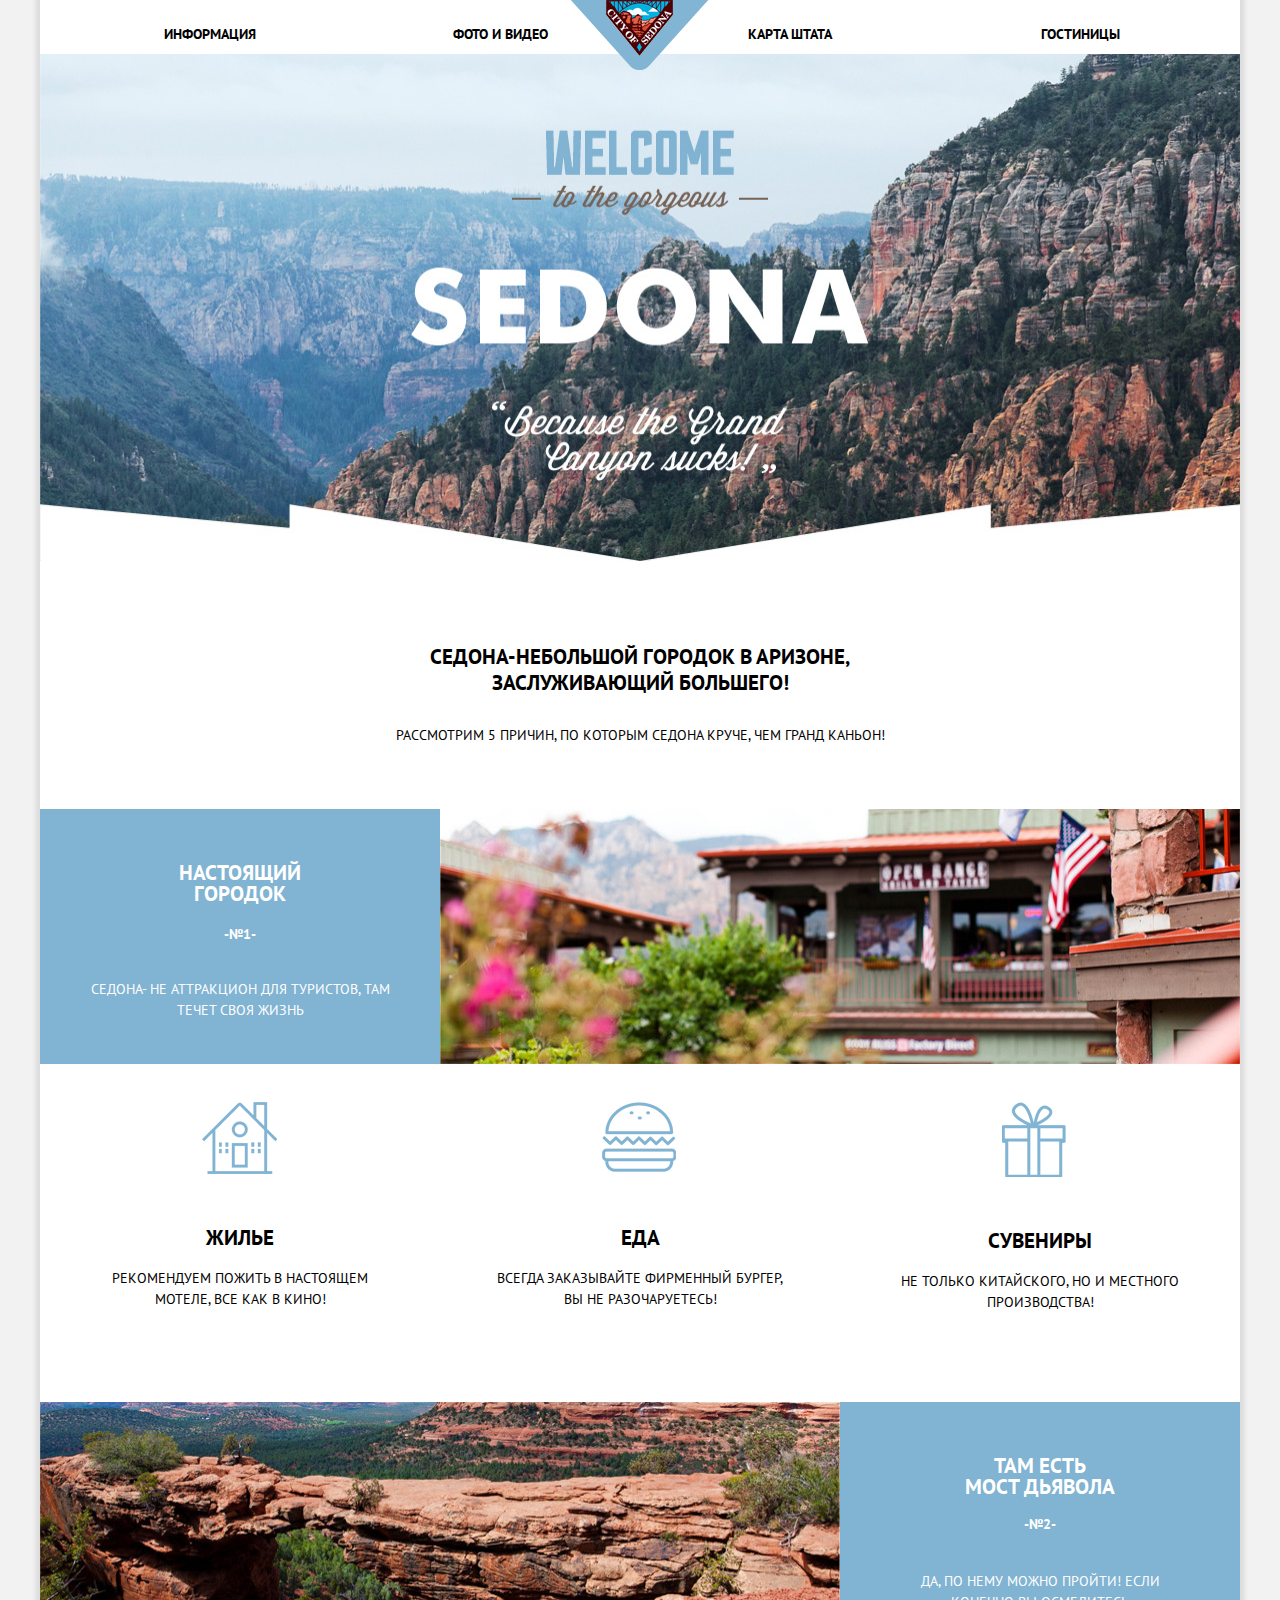
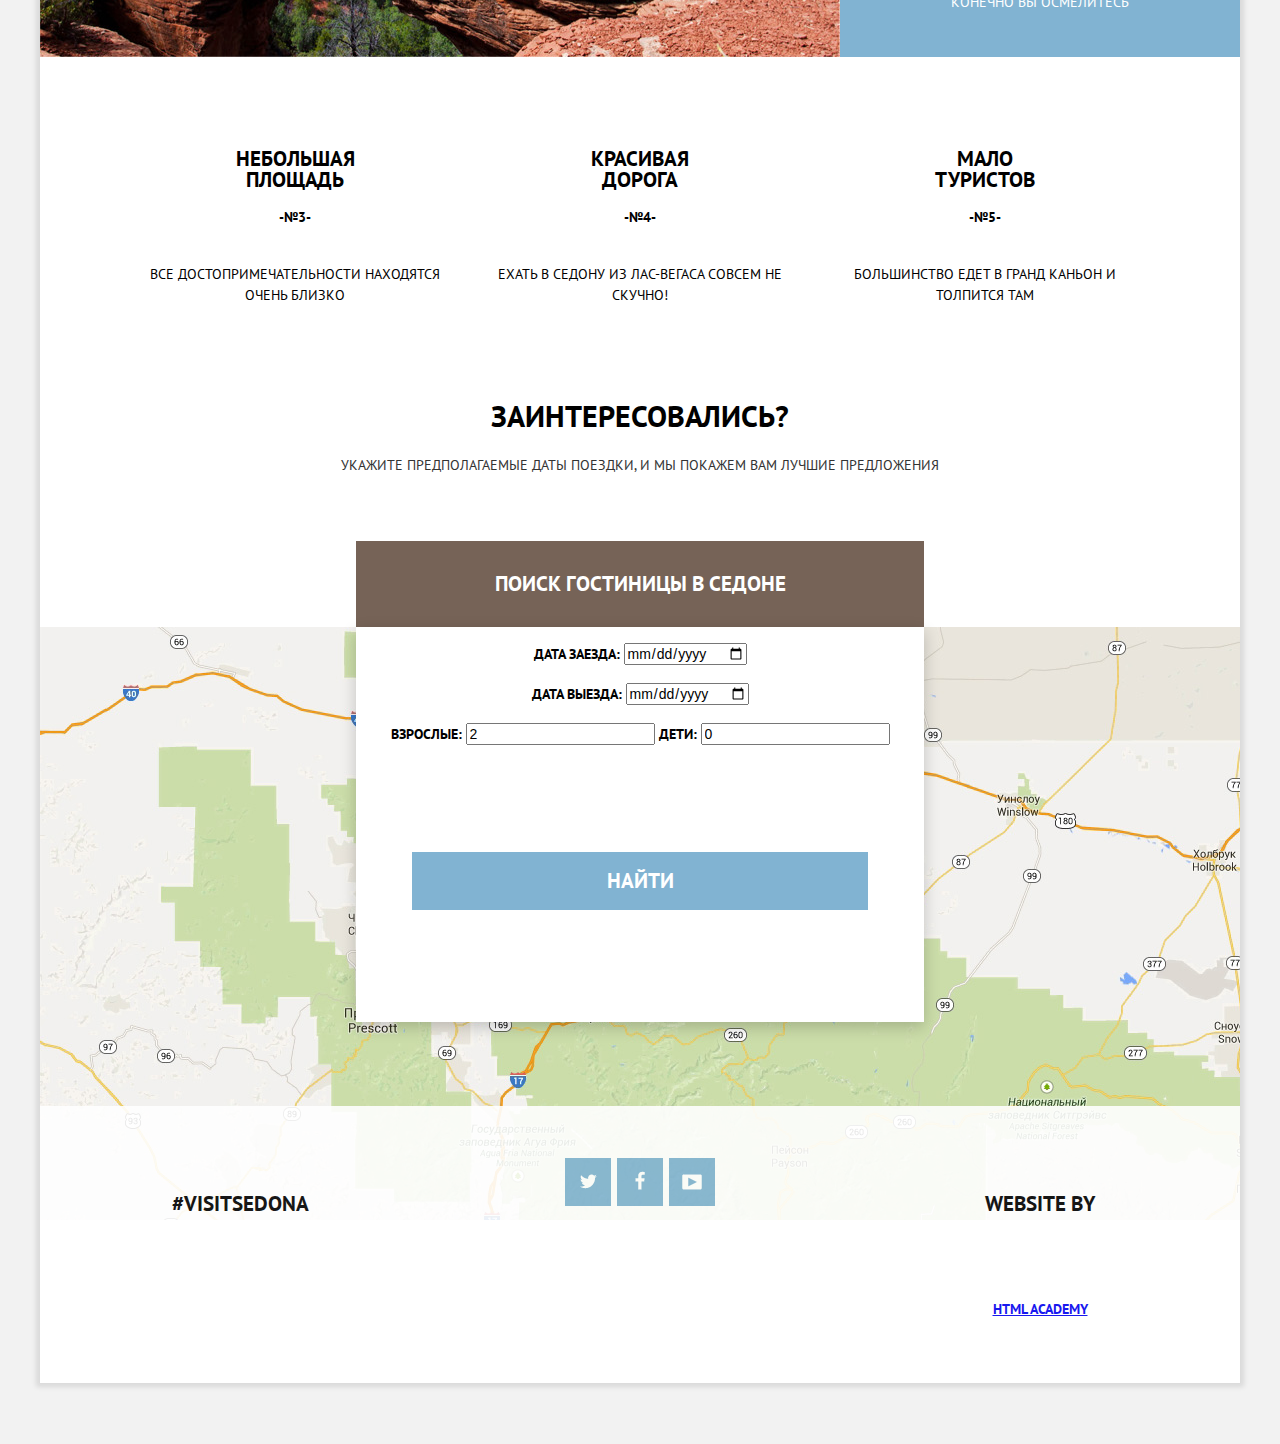
<file: index.html>
<!DOCTYPE html>
<html lang="ru">


<head>
  <meta charset="utf-8">
    <link href="css/normalize.css" rel="stylesheet">
    	<link rel="stylesheet" type="text/css" href="css/style.css">
          <link href="https://fonts.googleapis.com/css?family=PT+Sans:400,700&amp;subset=latin,cyrillic" rel="stylesheet">
  <title>Sedona</title>
</head>

<body>
  <div class="container">

    <header class="menu">
      <nav>
        <ul class="main-navigation">
          <li><a href="#">Информация</a></li>
          <li><a href="#">Фото и видео</a></li>
          <li><a href="#">Карта штата</a></li>
          <li><a href="#">Гостиницы</a></li>
        </ul>
      </nav>
      <img class="logo" src="img/logo-sedona.png" width="138" height="72" alt="Седона">
    </header>

    <div class="content">
      <div class="image-block">
        <div class="wrap">
          <img class="bar" src="img/sedona-main.jpg" width="1200" height="508" alt="Добро пожаловать в Седону"></li>
        </div>

        <div class="index-content-title">
          <h1 class="head-sm">Седона-небольшой городок в Аризоне, заслуживающий большего!</h1>
          <p class="head-index-sm">Рассмотрим 5 причин, по которым Седона круче, чем Гранд Каньон!</p>
        </div>

        <div class="promotion clearfix">
          <div class="text">
            <div class="text-wrap">
              <h2 class="item-title">Настоящий городок</h2>
              <p class="streak-text">-№1-</p>
              <p class="item-description">Седона- не аттракцион для туристов, там течет своя жизнь</p>
            </div>
          </div>


        <div class="promotion-img">
          <img class="content-foto" src="img/city.jpg" width="800" height="255" alt="Город Седона"></li>
        </div>
      </div>

        <div class="features">

          <div class="features-accommodation">
            <div class= "icon icon-house"></div>
            <div class="text-features">
              <h2 class="item-title">Жилье</h2>
              <p class="item-description">Рекомендуем пожить в настоящем мотеле, все как в кино!</p>
            </div>
          </div>


          <div class="features-food">
            <div class="icon icon-hamburger"></div>
            <div class="text-features">
              <h2 class="item-title">Еда</h2>
              <p class="item-description">Всегда заказывайте фирменный бургер, вы не разочаруетесь!</p>
            </div>
          </div>

          <div class="features-souvenirs">
            <div class="icon icon-gift"></div>
            <div class="text-features">
              <h2 class="item-title">Cувениры</h2>
              <p class="item-description">Не только китайского, но и местного производства!</p>
            </div>
          </div>
        </div>




          <div class="promotion-features clearfix">
            <div class="text-devil">
              <div class="text-wrap">
                <h2 class="item-title">Там есть мост Дьявола</h2>
                <p>-№2-</p>
                <p class="item-description">Да, по нему можно пройти! Если конечно вы осмелитесь</p>
              </div>
            </div>
            <div class="promotion-img-del">
              <img class="content-foto-img" src="img/devils.jpg" width="800" height="255" alt="Мост"></li>
            </div>
          </div>


          <div class="promotion-advantages">
            <div class="text-pl">
              <div>
                <h2 class="item-title">Небольшая площадь</h2>
                <p>-№3-</p>
                <p  class="item-description">Все достопримечательности находятся очень близко</p>
              </div>
            </div>

              <div class="text-dr">
                <div>
                <h2 class="item-title">Красивая дорога</h2>
                <p>-№4-</p>
                <p class="item-description">Ехать в Седону из Лас-Вегаса совсем не скучно!</p>
              </div>
            </div>

            <div class="text-tr">
              <div>
                <h2 class="item-title">Мало туристов</h2>
                <p>-№5-</p>
                <p class="item-description">Большинство едет в Гранд Каньон и толпится там</p>
              </div>
            </div>
        </div>

            <div class="text-desk">
              <div>
                <h2>Заинтересовались?</h2>
                <p>Укажите предполагаемые даты поездки, и мы покажем вам лучшие предложения </p>
              </div>
            </div>

            <div class="form">
        <button id="search-btn" class="search-btn" type="button">Поиск гостиницы в Седоне</button>

            <div class="form-search">
            <form action="#" method="post">
              <p><label for="checkbox">Дата заезда:</label>
                <input type="date" name="checkbox" id="checkbox">
              </p>

              <p><label for="checkbox2">Дата выезда:</label>
                <input type="date" name="checkbox2" id="checkbox2">
              </p>

              <p><label for="number-of-persons">Взрослые:</label>
                <input type="number" name="number-of-persons" id="number-of-persons" value="2">
                <label for="children">Дети:</label>
                <input type="number" name="children" id="children" value="0">
              </p>
            </div>
              <div>
                <input class="search-button" type="submit" id="search-button" name="search-button" value="Найти">
              </div>
            </form>
          </div>

          <div class="map">
            <img src="img/map.jpg" alt="Map Sedona" width="1200" height="593">
          </div>

          <footer class="main-footer clearfix">
            <p>#visitsedona</p>

            <section class="footer-social">
              <a class="social-btn social-btn-tw" href="#">Твиттер</a>
              <a class="social-btn social-btn-fb" href="#">Фейсбук</a>
              <a class="social-btn social-btn-yout" href="#">Ютуб</a>
            </section>

            <section class="footer-copyright">
              <p>Website by</p>
              <a class="btn" href="https://htmlacademy.ru">HTML Academy</a>
            </section>

          </footer>
</body>
</html>
</file>
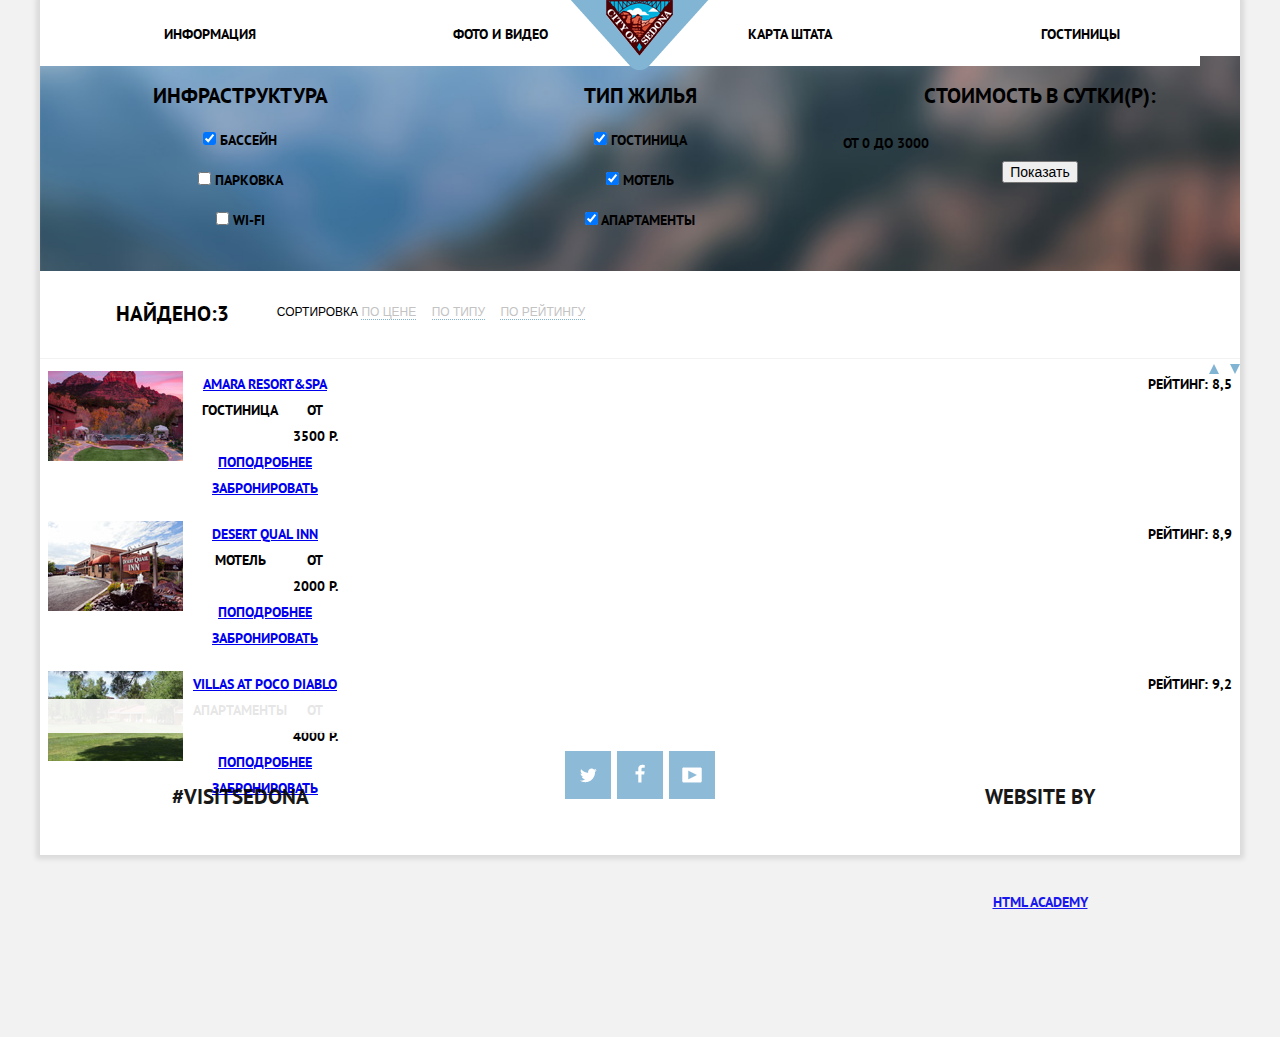
<file: catalog.html>
<!DOCTYPE html>
<html lang="ru">

<head>
  <meta charset="utf-8">
    <link href="css/normalize.css" rel="stylesheet">
  <link rel="stylesheet" type="text/css" href="css/style.css">
  <link href="https://fonts.googleapis.com/css?family=PT+Sans:400,700&amp;subset=latin,cyrillic" rel="stylesheet">
  <title>Каталог отелей</title>
</head>
<body>
  <div class="container">
    <header>
      <nav>
        <ul class="main-navigation">
          <li><a href="#">Информация</a></li>
          <li><a href="#">Фото и видео</a></li>
          <li><a href="#">Карта штата</a></li>
          <li><a href="#">Гостиницы</a></li>
        </ul>
      </nav>
        <img class="logo" src="img/logo-sedona.png" width="138" height="72" alt="Седона">
    </header>

    <main>
      <div class="form-group">
      <form action="#" method="post">
        <div class="infrastructure">
          <h2>Инфраструктура</h2>
          <p><input type="checkbox" name="бассейн" id="pool" checked>
            <label for="pool">Бассейн</label>
          </p>

          <p><input type="checkbox" name="парковка" id="parking">
            <label for="paking">Парковка</label>
          </p>

          <p><input type="checkbox" name="wi-fi" id="internet">
            <label for="internet">Wi-fi</label>
          </p>
        </div>

          <div class="accommodation-type">
            <h2>Тип жилья</h2>
            <p><input type="checkbox" name="гостиница" id="hotel" checked>
              <label for="hotel">Гостиница</label>
            </p>

            <p><input type="checkbox" name="мотель" id="motel" checked>
              <label for="motel">Мотель</label>
            </p>
            <p><input type="checkbox" name="апартаменты" id="apartments" checked>
              <label for="apartments">Апартаменты</label>
            </p>
          </div>
          </form>


        <div class="price-day">
          <h2>Стоимость в сутки(р):</h2>
          <table>
            <tr>
              <td>от 0</td>
              <td>До 3000</td>
            </tr>
          </table>
          <div class="relay">
          </div>



        <button type="submit" class="btn">Показать</button>
      </div>
    </div>



      <div class="filter-group clearfix">
        <div class="filter-output">
          <div class="filter-output-left"><h2>Найдено:3</h2>
          </div>
          <div class="filter-output-center">
            <ul>
              <li class="sort">Сортировка</li>
              <li class="by price"><a href="#">по цене</a></li>
              <li><a href="#">по типу</a></li>
              <li><a href="#">по рейтингу</a></li>
            </ul>
          </div>
        </div>
        <div class="up-down">
    <a class="arrows-v" href="#">Вверх</a>
    <a class="arrows-c" href="#">Вниз</a>
        </div>
      </div>


      <section class="hotels-list clearfix">
          <div class="hotels-content clearfix">
            <div class="name-q">
              <img alt="Amara resort&spa" src="img/amara.jpg">
            </div>
            <div class="name-w">
              <a href="#" class="name">Amara resort&spa</a>
          <div class="hotel-information">
            <div class="name-house">
          Гостиница
        </div>
        <div class="price-house">
          от 3500 р.
        </div>
      </div>
        <div class="knopki-house">
          <a href="#">Поподробнее</a>
          <a href="#">Забронировать</a>
        </div>
      </div>
      <div>
        <div class="rating-q">
        <div class="rating"></div>
          <div>
            Рейтинг: 8,5
          </div>
        </div>
      </div>
    </div>


      <div class="hotels-content clearfix">
        <div class="name-q">
          <img alt="Desert Qual inn" src="img/desertquail.jpg">
        </div>
        <div class="name-w">
          <a href="#" class="name">Desert Qual inn</a>
          <div class="hotel-information">
            <div class="name-house">
               Мотель
             </div>
             <div class="price-house">
              от 2000 р.
            </div>
          </div>
          <div class="knopki-house">
            <a href="#">Поподробнее</a>
            <a href="#">Забронировать</a>
          </div>
        </div>
        <div class="rating-q">
      <div class="rating"></div>
      <div>
        Рейтинг: 8,9
      </div>
    </div>
  </div>


      <div class="hotels-content clearfix">
        <div class="name-q">
          <img alt="villas at poco diablo" src="img/villasatpoco.jpg">
        </div>
      <div class="name-w">
        <a href="#" class="name">villas at poco diablo</a>
        <div class="hotel-information">
          <div class="name-house">
          Апартаменты
        </div>
        <div class="price-house">
          от 4000 р.
        </div>
      </div>
      <div class="knopki-house">
        <a href="#">Поподробнее</a>
        <a href="#">Забронировать</a>
      </div>
    </div>
    <div class="rating-q">
      <div class="rating"></div>
      <div>
        Рейтинг: 9,2
      </div>
    </div>
  </div>
</section>

  </main>

  <footer class="main-footer">
    <p>#visitsedona</p>

    <section class="footer-social">
        <a class="social-btn social-btn-tw" href="#">Твиттер</a>
        <a class="social-btn social-btn-fb" href="#">Фейсбук</a>
        <a class="social-btn social-btn-yout" href="#">Ютуб</a>
      </section>

      <section class="footer-copyright">
        <p>Website by</p>
        <a class="btn" href="https://htmlacademy.ru">HTML Academy</a>
      </section>

    </footer>
  </div>

</body>
</html>
</file>
<file: css/style.css>
body {
	font-family: "PT Sans", Tahoma, Geneva, sans-serif;
  color: black;
  line-height: 26px;
  font-weight: bold;
  font-size: 14px;
  text-transform: uppercase;
  min-width: 1280px;
  text-align: center;
  margin: 0;
  padding: 0;
  background-color: #f2f2f2;
}

.container {
	box-shadow: 0 0 5px 4px rgba(0, 0, 0, 0.1);
	width: 1200px;
	margin: 0 auto;
	background-color: #fff;
}
.header .menu{
	position: absolute;
	left: 50%;
	transform: translateX(-50%);
}


.main-navigation {
	margin: 0;
	padding: 0;
	list-style-type: none;
	background-color: #fff;
	font-size: 0;
	width: 1200px;
	height: 56px;
}

.main-navigation:nth-child(2){
	  margin-right: 240px;
}

.main-navigation li{
	height: 45px;
  width: 240px;
  float: left;
  padding-top: 21px;
  background-color: #fff;
	padding-left: 50px;
}

.logo {
	min-height: 70px;
  width: 138px;
  height: 70px;
  position: absolute;
  left: 640px;
  transform: translateX(-50%);
  top: 0;
  z-index: 1;
}

.main-navigation a {
	text-decoration: none;
	font-size: 14px;
	color: black;
	text-transform: uppercase;
	line-height: 26px;
	text-align: center;
	font-weight: bold;
	padding-top: 40px;
	margin-top: 20px;
}

.main-navigation a:hover {
	  color: #81b3d2;
}

.main-navigation a:active {
	  color: rgba(0, 0, 0, 0.3);
}

.clearfix::after {
  content: "";
  display: table;
  clear: both;
}



.wrap {
	width: 1200px;
	height: 508px;
	margin: 0 auto 80px;
}

.wrap .bar {
	width: 1200px;
	height: 507px;
	margin-top: -12px;
}

.head-sm {
	font-size: 21px;
	line-height: 26px;
	margin: 0;
	width: 450px;
	margin: 0 auto
}

.head-index-sm {
	padding-top: 26px;
	padding-bottom: 61px;
	font-size: 14px;
	line-height: 26px;
	font-weight: normal;
	margin: 0;
}

.promotion .text {
	float: left;
	width: 400px;
}

.item-title {
	font-size: 21px;
	line-height: 21px;
	font-weight: bold;
	max-width: 164px;
	margin: 0 auto;
	padding-top: 53px;
	max-width: 150px;
}

.streak-text {
	padding-top: 6px;
	line-height: 21px;
}

.text-wrap {
	min-height: 255px;
	background: #81b3d2;
	color: #fff;
}

.item-description {
	max-width: 301px;
	margin: 0 auto;
	font-size: 14px;
	line-height: 21px;
	padding-top: 20px;
	font-weight: normal;
}

.promotion-advantages h2 {
	font-size: 21px;
	line-height: 21px;
	font-weight: bold;
}

.promotion .promotion-img {
	float: right;
	width: 800px;
}

.features {
	width: 1200px;
	height: 330px;
}

.icon {
	margin: 0 auto;
	background-repeat: no-repeat;
	vertical-align: middle;
	position: relative;
}




.features .features-accommodation {
	float: left;
	margin-left: 0;
	width: 400px;
	height: 330px;
}

.icon-house {
	background-image: url("../img/icon-house.png");
	width: 75px;
	height: 72px;
	left: -1px;
	margin-top: 30px;
}



 .features  .features-food {
	float: left;
	 width: 400px;
	 height: 330px;
 }

.icon-hamburger {
	background-image: url("../img/icon-hamburger.png");
	width: 75px;
	height: 72px;
	left: -1px;
	margin-top: 30px;
}

 .features .features-souvenirs {
	float: right;
	 width: 400px;
	 height: 330px;
 }

.icon-gift {
	background-image: url("../img/icon-gift.png");
	width: 75px;
	height: 75px;
	left: -1px;
	margin-top: 30px;
}

.promotion-features .promotion-img-del{
	float: left;
	width: 800px;
}

 .promotion-features .text-devil {
	float: right;
	width: 400px;
 }

 .promotion-advantages {
	 max-height: 254px;
	 max-width: 1200px;
 }

.promotion-advantages .text-pl {
display: inline-block;
max-width: 400px;
max-height: 256px;
padding-left: 20px;
padding-top: 30px;
padding-right: 20px;
padding-bottom: 20px;

}

.promotion-advantages .text-dr {
display: inline-block;
max-width: 400px;
max-height: 256px;
padding-left: 20px;
padding-top: 30px;
padding-right: 20px;
padding-bottom: 20px;

}

.promotion-advantages .text-tr {
display: inline-block;
max-width: 400px;
max-height: 256px;
padding-left: 20px;
padding-top: 30px;
padding-right: 20px;
padding-bottom: 20px;

}

.text-desk {
	padding-top: 60px;
	padding-bottom: 136px;
	background: white;
	text-align: center;
}

.text-desk h2{
	font-family: "PT Sans";
	font-weight: bold;
	color: black;
  line-height: 24px;
  font-size: 30px;
  text-align: center;
}

.text-desk p{
	font-family: "PT Sans";
	font-style: Regular;
	color: #333333;
	line-height: 24px;
	font-size: 14px;
	text-align: center;
	font-weight: normal;
}

.form {
	position: relative;
  max-width: 568px;
  margin: 0 auto;
}

.search-btn {
	width: 568px;
  height: 86px;
  position: absolute;
  bottom: 0;
  left: 0;
  border: none;
  background: #766357;
  font-family: inherit;
  font-weight: bold;
  font-size: 21px;
  line-height: 26px;
  text-transform: uppercase;
  color: white;
}

.form-search form {
width: 568px;
height: 395px;
margin: 0 auto;
box-shadow: 0 5px 15px rgba(0, 1, 1, 0.2);
position: absolute;
background-color: #ffffff;
}

.form .search-button {
	width: 456px;
  height: 58px;
  position: absolute;
  bottom: -283px;
  left: 56px;
  border: none;
  background: #81b3d2;
  font-family: inherit;
  font-weight: bold;
  font-size: 21px;
  line-height: 26px;
  text-transform: uppercase;
  color: white;
}


.main-footer {
padding-top: 34px;
background: #ffffff;
position: relative;
opacity: 0.9;
bottom: 122px;
max-height: 121px;
}

.main-footer p {
float: left;
width: 400px;
margin-left: 0;
min-height: 84px;
padding-top: 30px;
font-size: 21px;
line-height: 26px;
}

.main-footer .footer-social {
	float: left;
	width: 400px;
	margin-right: 0;
	font-size: 0;
	padding-top: 18px;
}

.social-btn {
  display: inline-block;
  width: 46px;
  height: 48px;
  margin: 0 3px;
  vertical-align: top;
  text-decoration: none;
}


.social-btn-tw {
  background: #81b3d2 url("../img/icon-twitter.png") no-repeat center;
}

.social-btn-fb {
  background: #81b3d2 url("../img/icon-fb.png") no-repeat center 13px;
}

.social-btn-yout {
  background: #81b3d2 url("../img/icon-youtube.png") no-repeat center;
}

.main-footer .footer-copyright {
	float: right;
	width: 400px;
	min-height: 84px;
}

.form-group {
	height: 215px;
	background-image: url("../img/back.jpg");
	background-repeat: no-repeat;
	background-size: 110%;
	background-position: 0% 20%;
}


.form-group .infrastructure {
	float: left;
	width: 400px;
	display: inline-block;
	vertical-align: top;
}


.form-group .accommodation-type {
	float: left;
	width: 400px;
}

.form-group .price-day {
	float: right;
	width: 400px;
}

.filter-group {
	float: left;
	width: 1200px;
	height: 100px;
}

.filter-group .filter-output-left {
	float: left;
	width: 200px;
}

.filter-output {
height: 87px;
border-bottom: 1px solid #F2F2F2;
background: #ffffff;
}


.filter-output-left h2 {
	display: inline-block;
	margin-left: 64px;
	margin-top: 30px;
}


.filter-group .filter-output-center {
	float: left;
	width: 400px;
}

.filter-output-center {
	font-size: 12px;
	font-family: "PT Sans Regular", sans-serif;
	font-weight: 400;
	line-height: 18px;
	margin-right: 20px;
	margin-top: 20px;
	margin-left: -23px;
}

.filter-group .filter-output-center li{
display: inline-block;
list-style: none;
margin: 0;
padding: 0;
}

.sort {
	margin: 0;
	padding: 0;
}

.filter-output-center a {
	font-size: 12px;
	font-family: "PT Sans Regular", sans-serif;
	font-weight: 400;
	line-height: 18px;
	text-decoration: none;
	border-bottom: 1px dotted #81B3D2;
	color: #C3C3C3;
	margin-right: 12px;
}

.filter-group .up-down {
	float: right;
	width: 400px;
	margin: 0;
	padding: 0;
	position: relative;
}

.up-down .arrows-v {
	width: 0;
	height: 0;
	border-style: solid;
	border-width: 0 5px 10px;
	border-color: transparent transparent #81b3d2;
	font-size: 0;
	position: absolute;
	top: 5px;
	right: 21px;
}

.up-down .arrows-c {
	width: 0;
	height: 0;
	border-style: solid;
	border-width: 10px 5px 0;
	border-color: #81b3d2 transparent transparent;
	font-size: 0;
	position: absolute;
	top: 5px;
	right: 0;
}

.hotels-content {
	float: left;
	width: 1200px;
	height: 150px;
}

.hotels-content .name-q {
	float: left;
	width: 150px;
}

.hotels-content .name-house {
float: left;
width: 100px;
}

.hotels-content .price-house {
	float: left;
	width: 50px;
}

.name-w {
	float: left;
	width: 150px;
}

.hotel-information {
	float: left;
	width: 150px;
}

.rating-q {
	float: right;
	width: 100px;
}
</file>
